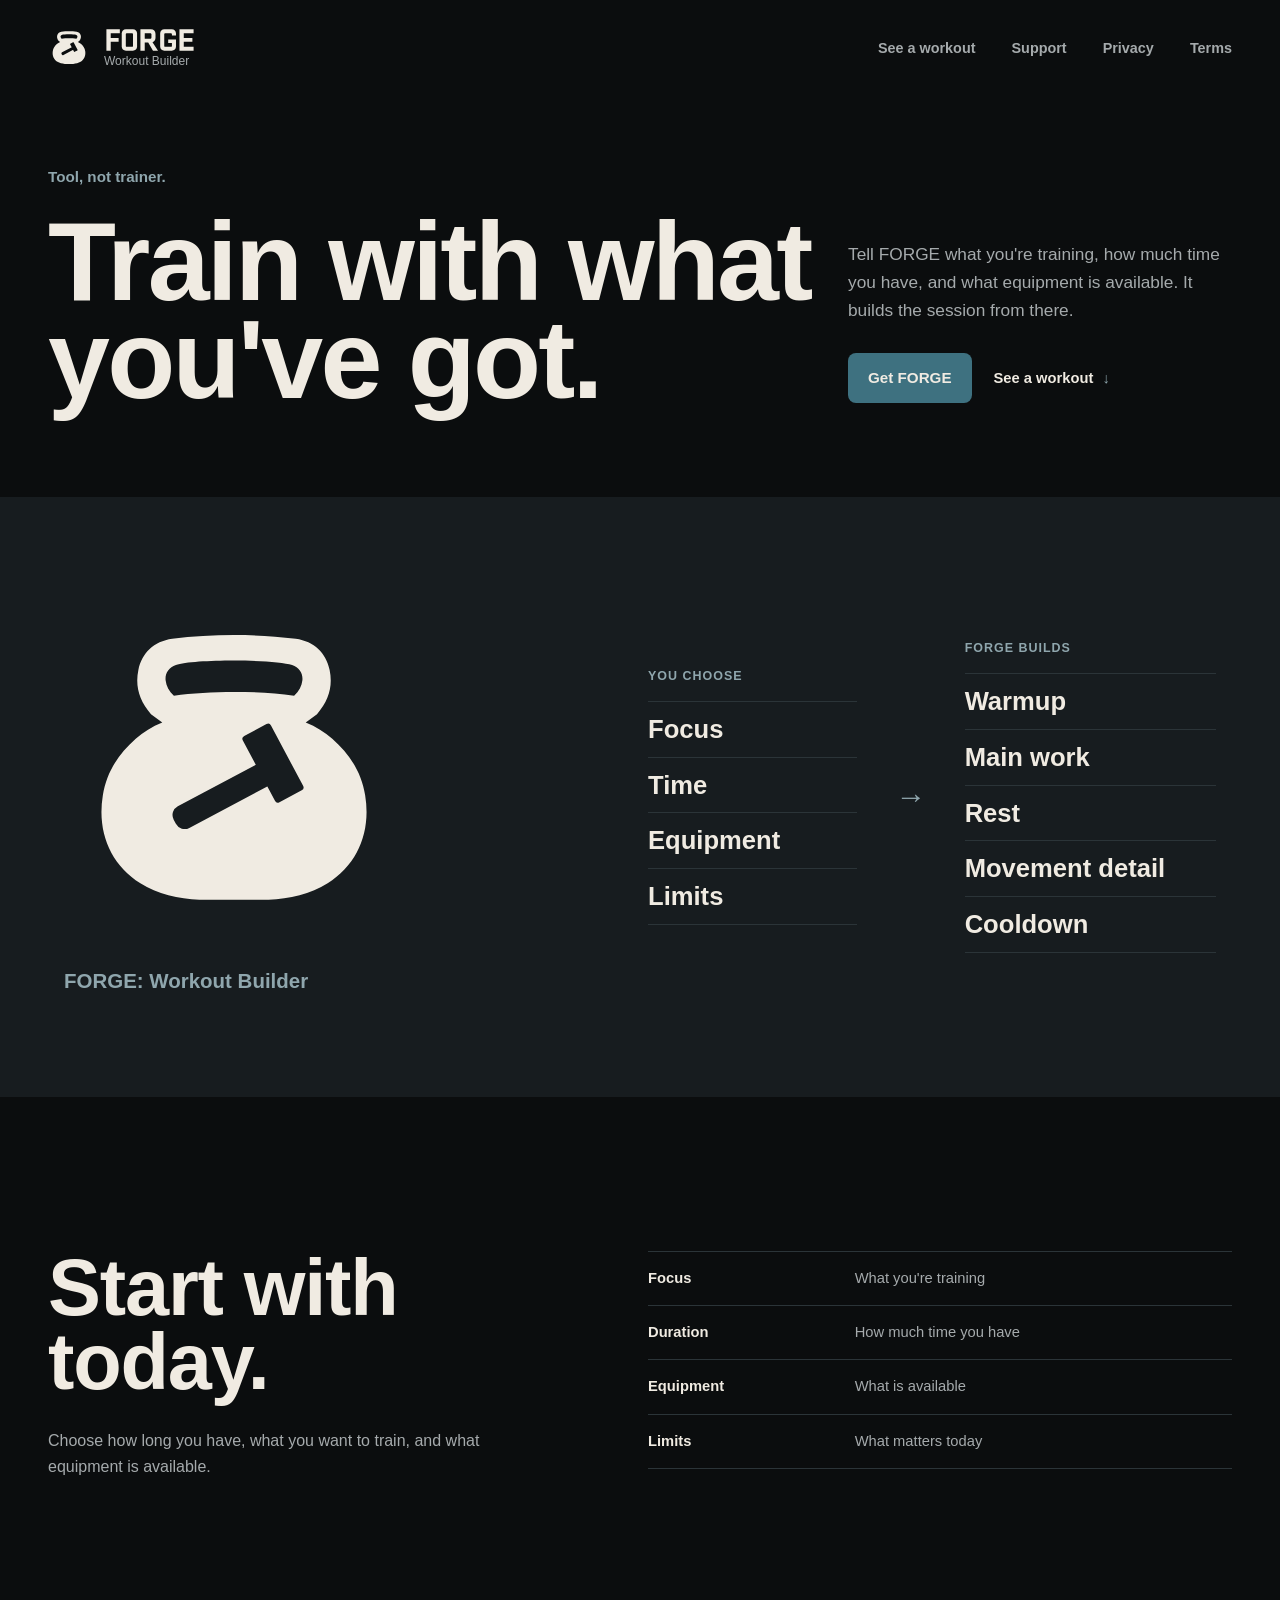
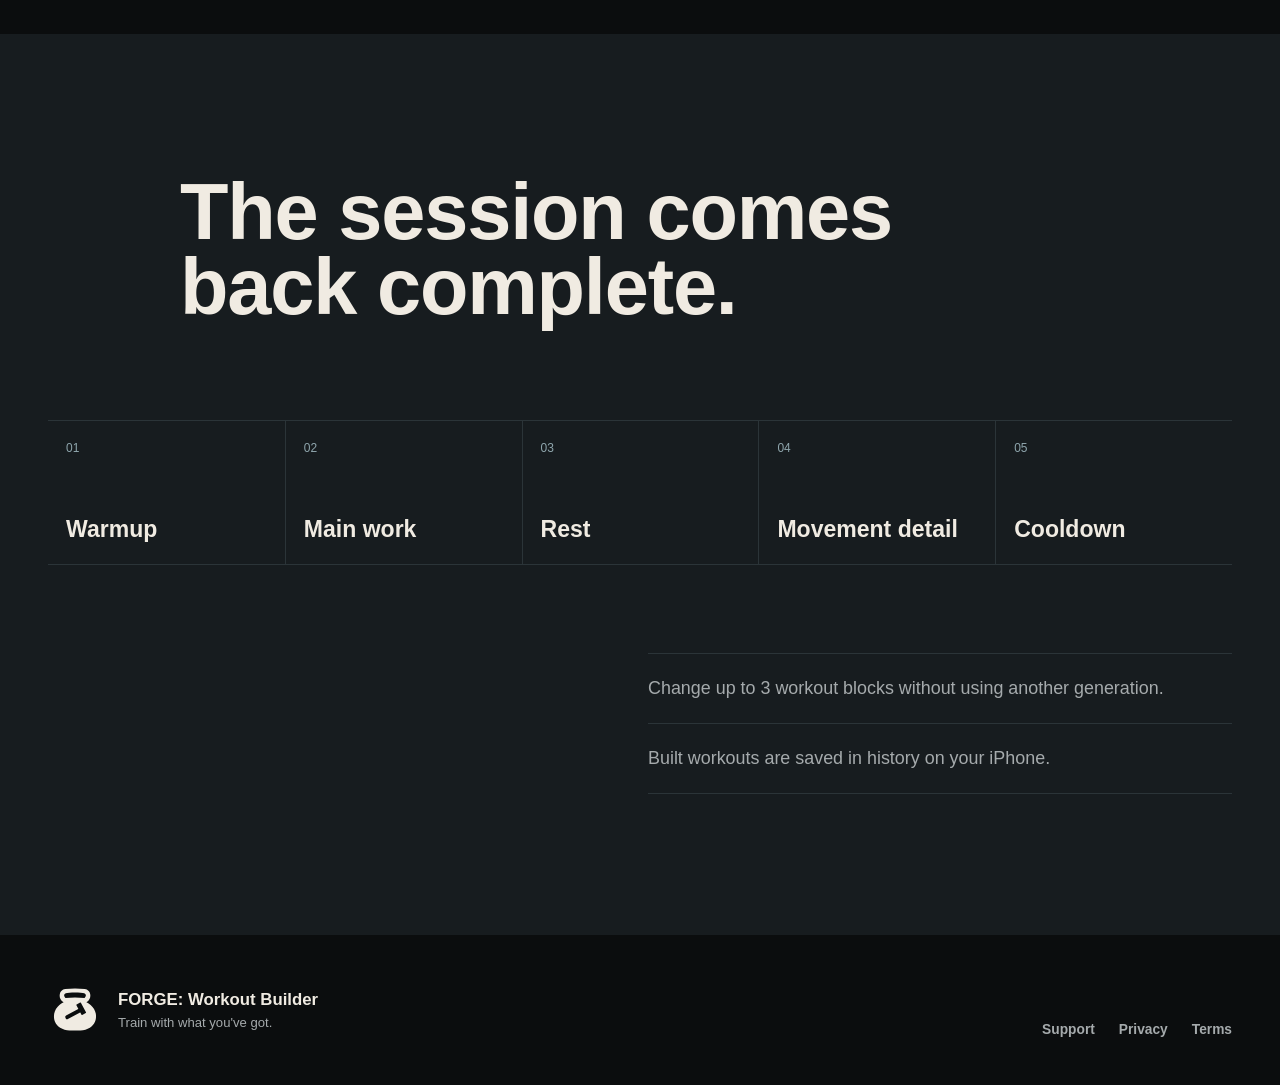
<file: index.html>
<!DOCTYPE html>
<html lang="en">
<head>
  <meta charset="UTF-8">
  <meta name="viewport" content="width=device-width, initial-scale=1.0">
  <title>FORGE: Workout Builder for iPhone</title>
  <meta name="description" content="FORGE is an iPhone workout builder that creates custom strength, HIIT, boxing, yoga, mobility, and conditioning sessions for your time, equipment, and limits.">
  <meta name="keywords" content="FORGE, iPhone workout builder, custom workout planner, strength workout, HIIT workout, boxing workout, yoga workout, mobility workout">
  <meta name="robots" content="index, follow, max-image-preview:large">
  <meta name="application-name" content="FORGE: Workout Builder">
  <meta name="apple-itunes-app" content="app-id=6769233755">
  <meta name="theme-color" content="#0B0D0E">
  <meta property="og:title" content="FORGE: Workout Builder">
  <meta property="og:description" content="Build custom iPhone workouts around your training focus, time, equipment, and limits.">
  <meta property="og:image" content="https://rixford.github.io/forge-v1-site/assets/brand/forge-social-header-1500x500.png">
  <meta property="og:image:alt" content="FORGE STRIKE mark with the line Train with what you've got.">
  <meta property="og:type" content="website">
  <meta property="og:url" content="https://rixford.github.io/forge-v1-site/">
  <meta property="og:site_name" content="FORGE: Workout Builder">
  <meta name="twitter:card" content="summary_large_image">
  <meta name="twitter:title" content="FORGE: Workout Builder">
  <meta name="twitter:description" content="Custom iPhone workouts for your time, equipment, training focus, and limits.">
  <meta name="twitter:image" content="https://rixford.github.io/forge-v1-site/assets/brand/forge-social-header-1500x500.png">
  <meta name="twitter:image:alt" content="FORGE STRIKE mark with the line Train with what you've got.">
  <link rel="canonical" href="https://rixford.github.io/forge-v1-site/">
  <link rel="stylesheet" href="styles.css">
  <script type="application/ld+json">
  {
    "@context": "https://schema.org",
    "@type": "SoftwareApplication",
    "name": "FORGE: Workout Builder",
    "operatingSystem": "iOS",
    "applicationCategory": "HealthApplication",
    "url": "https://rixford.github.io/forge-v1-site/",
    "downloadUrl": "https://apps.apple.com/app/id6769233755",
    "image": "https://rixford.github.io/forge-v1-site/assets/brand/forge-social-header-1500x500.png",
    "description": "An iPhone workout builder that creates custom sessions for your training focus, time, equipment, and limits.",
    "featureList": [
      "Custom workout generation",
      "Strength, HIIT, boxing, yoga, mobility, and conditioning options",
      "Time, equipment, body focus, and limit controls",
      "Movement cues, work, rest, and step details",
      "On-device workout history"
    ]
  }
  </script>
</head>
<body>
  <a class="skip-link" href="#main-content">Skip to content</a>

  <div class="site-shell">
    <header class="site-header">
      <a class="brand" href="index.html" aria-label="FORGE home">
        <img class="brand-symbol" src="assets/brand/forge-strike-bone.svg" alt="">
        <span class="brand-copy">
          <img class="brand-wordmark" src="assets/brand/forge-wordmark-bone.svg" alt="">
          <span class="brand-tag">Workout Builder</span>
        </span>
      </a>
      <nav class="nav" aria-label="Primary">
        <a href="#workout">See a workout</a>
        <a href="support.html">Support</a>
        <a href="privacy.html">Privacy</a>
        <a href="terms.html">Terms</a>
      </nav>
    </header>

    <main id="main-content" tabindex="-1">
      <section class="hero" aria-labelledby="hero-title">
        <div class="hero-intro">
          <p class="position-line">Tool, not trainer.</p>
          <h1 id="hero-title"><span>Train with what</span><span>you've got.</span></h1>
          <div class="hero-detail">
            <p>Tell FORGE what you're training, how much time you have, and what equipment is available. It builds the session from there.</p>
            <div class="hero-actions">
              <a class="button" href="https://apps.apple.com/app/id6769233755">Get FORGE</a>
              <a class="text-action" href="#workout">See a workout <span aria-hidden="true">↓</span></a>
            </div>
          </div>
        </div>

        <div class="hero-stage" aria-label="How FORGE turns today's choices into a complete session">
          <div class="stage-identity">
            <img src="assets/brand/forge-strike-bone.svg" alt="" aria-hidden="true">
            <p>FORGE: Workout Builder</p>
          </div>

          <div class="stage-flow">
            <div class="stage-flow-column">
              <p class="stage-flow-label">You choose</p>
              <ul>
                <li>Focus</li>
                <li>Time</li>
                <li>Equipment</li>
                <li>Limits</li>
              </ul>
            </div>
            <div class="stage-flow-divider" aria-hidden="true">→</div>
            <div class="stage-flow-column">
              <p class="stage-flow-label">FORGE builds</p>
              <ul>
                <li>Warmup</li>
                <li>Main work</li>
                <li>Rest</li>
                <li>Movement detail</li>
                <li>Cooldown</li>
              </ul>
            </div>
          </div>
        </div>
      </section>

      <section class="today-section" aria-labelledby="today-title">
        <div class="section-heading">
          <h2 id="today-title">Start with today.</h2>
          <p>Choose how long you have, what you want to train, and what equipment is available.</p>
        </div>

        <dl class="input-ledger" aria-label="Workout builder inputs">
          <div><dt>Focus</dt><dd>What you're training</dd></div>
          <div><dt>Duration</dt><dd>How much time you have</dd></div>
          <div><dt>Equipment</dt><dd>What is available</dd></div>
          <div><dt>Limits</dt><dd>What matters today</dd></div>
        </dl>

      </section>

      <section class="session-section" id="workout" aria-labelledby="session-title">
        <h2 id="session-title"><span>The session comes</span><span>back complete.</span></h2>

        <div class="session-composition">
          <ol class="workout-callouts" aria-label="Workout details shown in FORGE">
            <li><span>01</span><strong>Warmup</strong></li>
            <li><span>02</span><strong>Main work</strong></li>
            <li><span>03</span><strong>Rest</strong></li>
            <li><span>04</span><strong>Movement detail</strong></li>
            <li><span>05</span><strong>Cooldown</strong></li>
          </ol>

          <div class="session-notes">
            <p>Change up to 3 workout blocks without using another generation.</p>
            <p>Built workouts are saved in history on your iPhone.</p>
          </div>
        </div>
      </section>
    </main>

    <footer class="footer">
      <div class="footer-brand">
        <img src="assets/brand/forge-strike-bone.svg" alt="" aria-hidden="true">
        <div><strong>FORGE: Workout Builder</strong><span>Train with what you've got.</span></div>
      </div>
      <nav class="legal-links" aria-label="Legal and support">
        <a href="support.html">Support</a>
        <a href="privacy.html">Privacy</a>
        <a href="terms.html">Terms</a>
      </nav>
    </footer>
  </div>
</body>
</html>
</file>
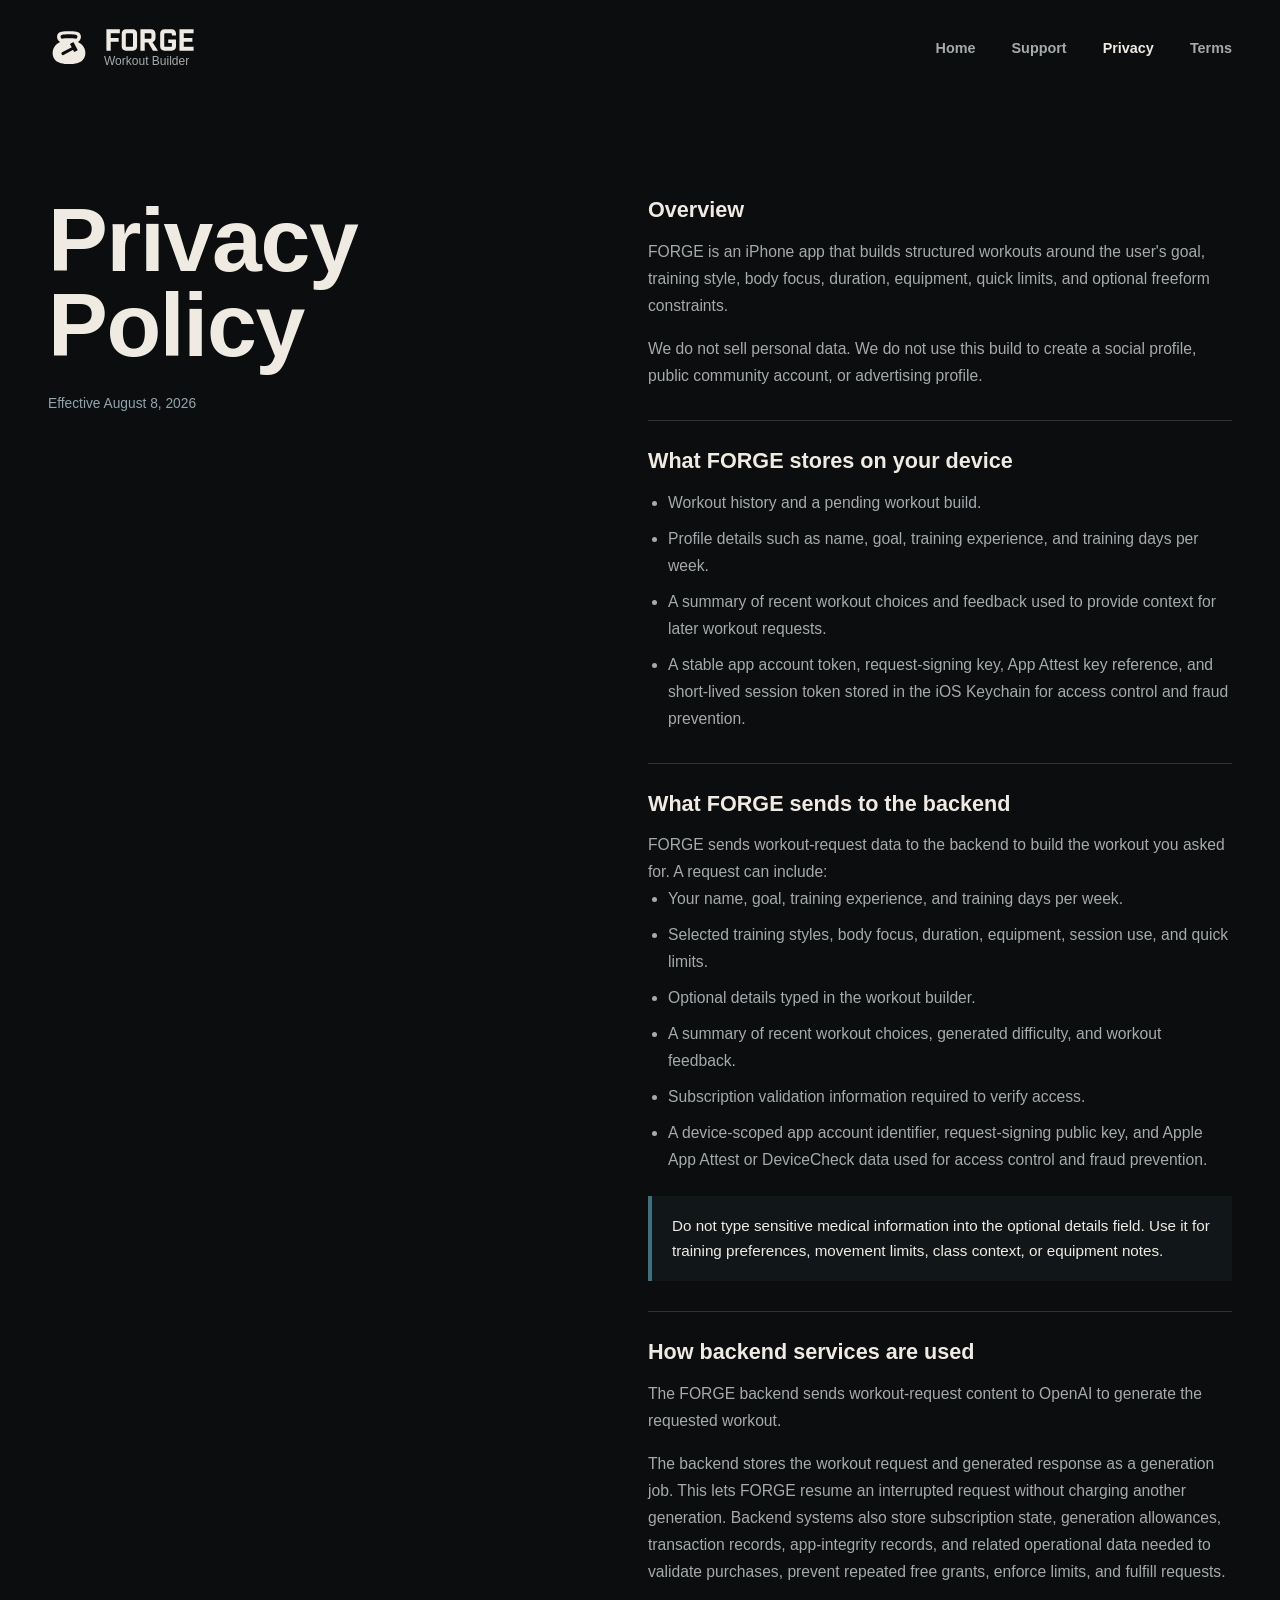
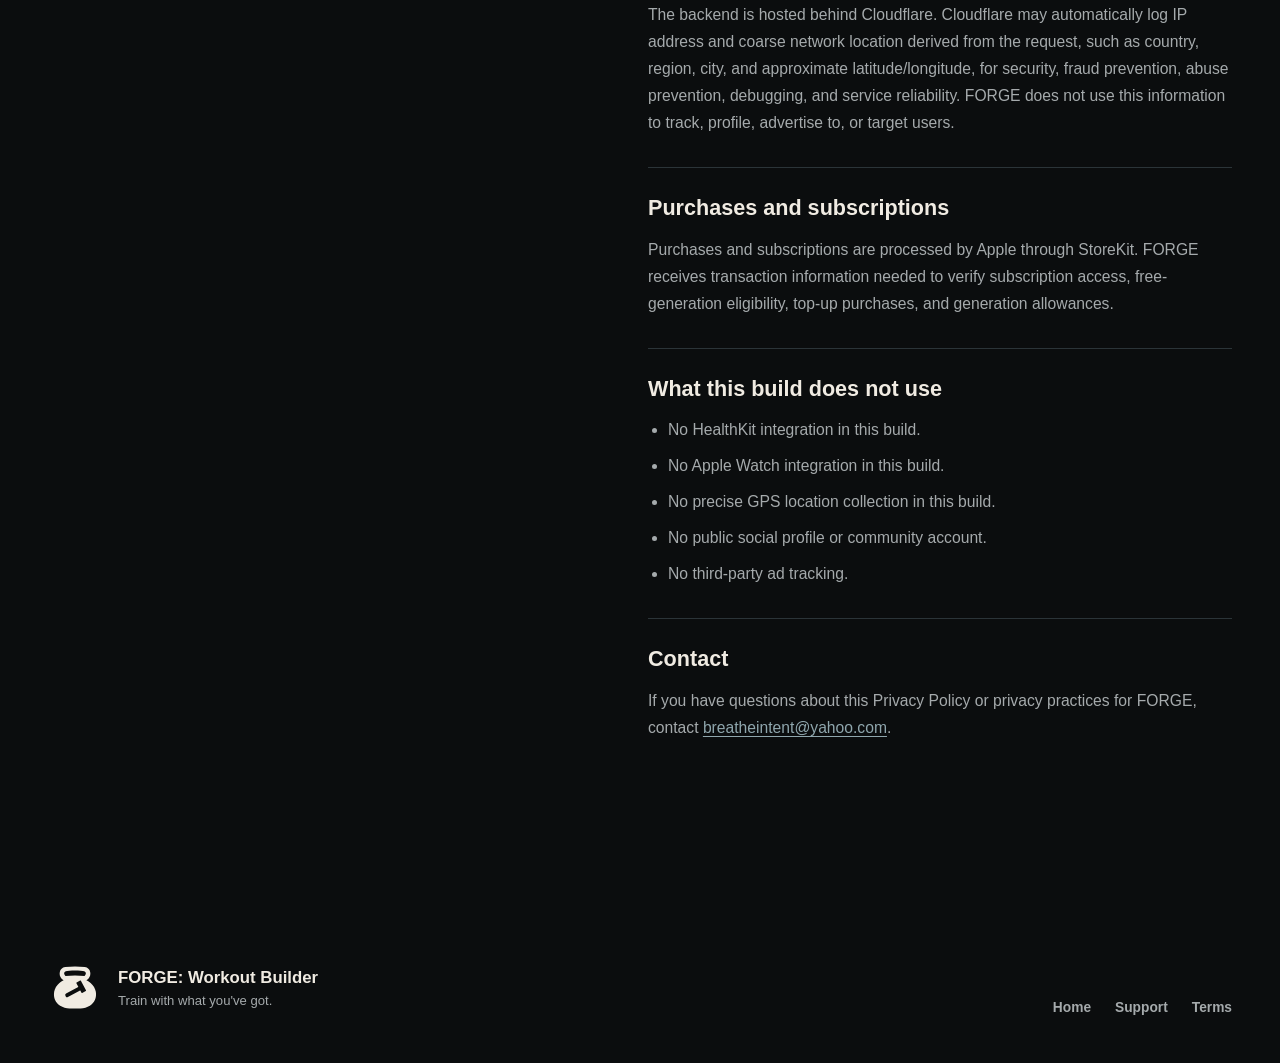
<file: privacy.html>
<!DOCTYPE html>
<html lang="en">
<head>
  <meta charset="UTF-8">
  <meta name="viewport" content="width=device-width, initial-scale=1.0">
  <title>FORGE Workout Builder Privacy Policy</title>
  <meta name="description" content="Privacy details for the FORGE iPhone workout builder, including on-device history, workout generation data, backend processing, integrity checks, and StoreKit purchases.">
  <meta name="robots" content="index, follow">
  <meta property="og:title" content="FORGE Privacy Policy">
  <meta property="og:description" content="Privacy details for FORGE, including local workout history, backend generation inputs, and StoreKit purchase handling.">
  <meta property="og:type" content="website">
  <meta property="og:url" content="https://rixford.github.io/forge-v1-site/privacy.html">
  <link rel="canonical" href="https://rixford.github.io/forge-v1-site/privacy.html">
  <link rel="stylesheet" href="styles.css">
</head>
<body>
  <a class="skip-link" href="#main-content">Skip to content</a>

  <div class="site-shell">
    <header class="site-header">
      <a class="brand" href="index.html" aria-label="FORGE home">
        <img class="brand-symbol" src="assets/brand/forge-strike-bone.svg" alt="">
        <span class="brand-copy">
          <img class="brand-wordmark" src="assets/brand/forge-wordmark-bone.svg" alt="">
          <span class="brand-tag">Workout Builder</span>
        </span>
      </a>
      <nav class="nav" aria-label="Primary">
        <a href="index.html">Home</a>
        <a href="support.html">Support</a>
        <a href="privacy.html" aria-current="page">Privacy</a>
        <a href="terms.html">Terms</a>
      </nav>
    </header>

    <main class="page-panel" id="main-content" tabindex="-1">
      <h1 class="page-title">Privacy Policy</h1>
      <div class="page-updated">Effective August 8, 2026</div>

      <section class="section">
        <h2>Overview</h2>
        <p>
          FORGE is an iPhone app that builds structured workouts around
          the user's goal, training style, body focus, duration, equipment,
          quick limits, and optional freeform constraints.
        </p>
        <p>
          We do not sell personal data. We do not use this build to create a
          social profile, public community account, or advertising profile.
        </p>
      </section>

      <section class="section">
        <h2>What FORGE stores on your device</h2>
        <ul>
          <li>Workout history and a pending workout build.</li>
          <li>Profile details such as name, goal, training experience, and training days per week.</li>
          <li>A summary of recent workout choices and feedback used to provide context for later workout requests.</li>
          <li>A stable app account token, request-signing key, App Attest key reference, and short-lived session token stored in the iOS Keychain for access control and fraud prevention.</li>
        </ul>
      </section>

      <section class="section">
        <h2>What FORGE sends to the backend</h2>
        <p>FORGE sends workout-request data to the backend to build the workout you asked for. A request can include:</p>
        <ul>
          <li>Your name, goal, training experience, and training days per week.</li>
          <li>Selected training styles, body focus, duration, equipment, session use, and quick limits.</li>
          <li>Optional details typed in the workout builder.</li>
          <li>A summary of recent workout choices, generated difficulty, and workout feedback.</li>
          <li>Subscription validation information required to verify access.</li>
          <li>A device-scoped app account identifier, request-signing public key, and Apple App Attest or DeviceCheck data used for access control and fraud prevention.</li>
        </ul>
        <div class="note">
          Do not type sensitive medical information into the optional details field.
          Use it for training preferences, movement limits, class context, or equipment notes.
        </div>
      </section>

      <section class="section">
        <h2>How backend services are used</h2>
        <p>
          The FORGE backend sends workout-request content to OpenAI to generate the requested workout.
        </p>
        <p>
          The backend stores the workout request and generated response as a generation job.
          This lets FORGE resume an interrupted request without charging another generation.
          Backend systems also store subscription state, generation allowances, transaction
          records, app-integrity records, and related operational data needed to validate
          purchases, prevent repeated free grants, enforce limits, and fulfill requests.
        </p>
        <p>
          The backend is hosted behind Cloudflare. Cloudflare may automatically log
          IP address and coarse network location derived from the request, such as
          country, region, city, and approximate latitude/longitude, for security,
          fraud prevention, abuse prevention, debugging, and service reliability.
          FORGE does not use this information to track, profile, advertise to, or
          target users.
        </p>
      </section>

      <section class="section">
        <h2>Purchases and subscriptions</h2>
        <p>
          Purchases and subscriptions are processed by Apple through StoreKit.
          FORGE receives transaction information needed to verify subscription
          access, free-generation eligibility, top-up purchases, and generation allowances.
        </p>
      </section>

      <section class="section">
        <h2>What this build does not use</h2>
        <ul>
          <li>No HealthKit integration in this build.</li>
          <li>No Apple Watch integration in this build.</li>
          <li>No precise GPS location collection in this build.</li>
          <li>No public social profile or community account.</li>
          <li>No third-party ad tracking.</li>
        </ul>
      </section>

      <section class="section">
        <h2>Contact</h2>
        <p>
          If you have questions about this Privacy Policy or privacy practices
          for FORGE, contact <a href="mailto:breatheintent@yahoo.com">breatheintent@yahoo.com</a>.
        </p>
      </section>
    </main>

    <footer class="footer">
      <div class="footer-brand">
        <img src="assets/brand/forge-strike-bone.svg" alt="" aria-hidden="true">
        <div><strong>FORGE: Workout Builder</strong><span>Train with what you've got.</span></div>
      </div>
      <nav class="legal-links" aria-label="Legal and support">
        <a href="index.html">Home</a>
        <a href="support.html">Support</a>
        <a href="terms.html">Terms</a>
      </nav>
    </footer>
  </div>
</body>
</html>
</file>
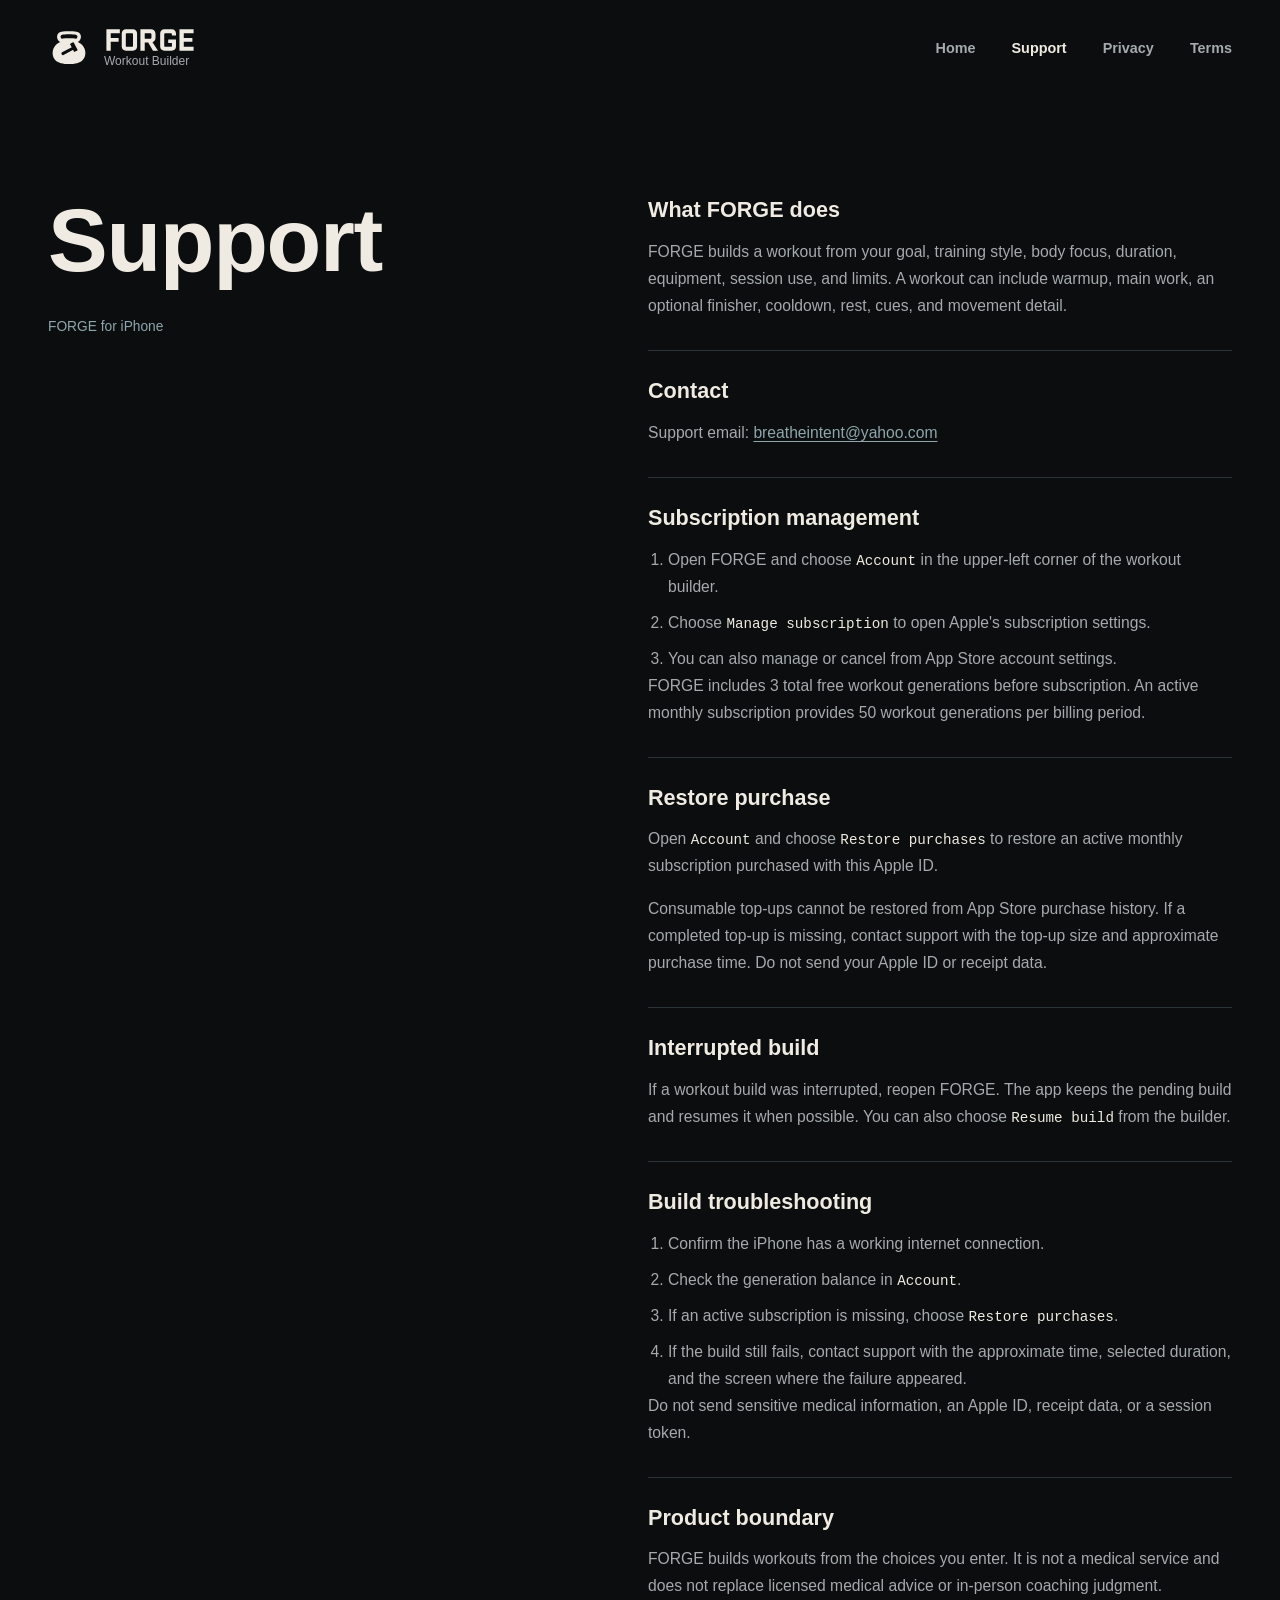
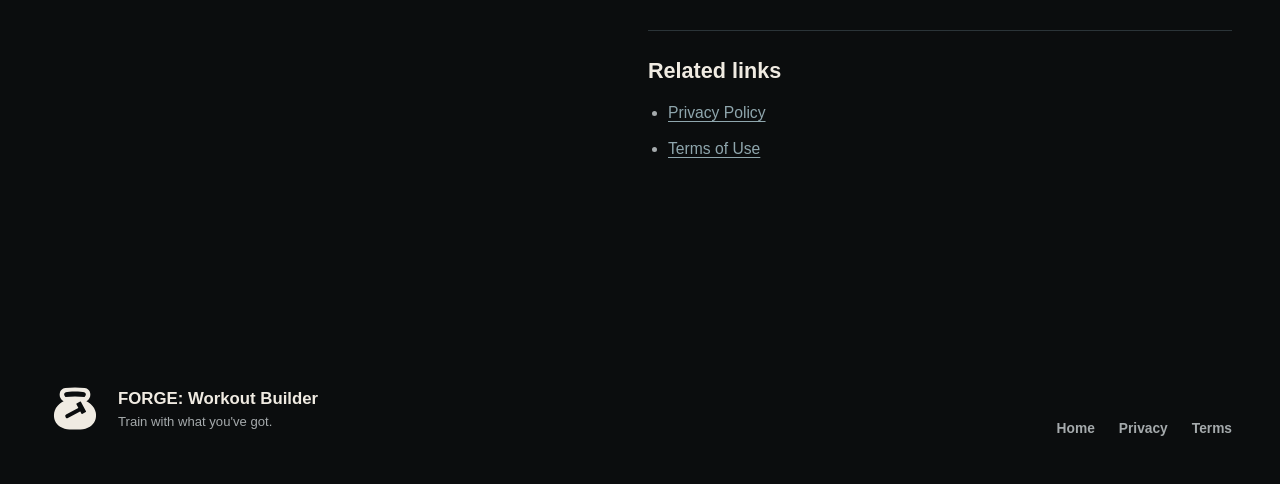
<file: support.html>
<!DOCTYPE html>
<html lang="en">
<head>
  <meta charset="UTF-8">
  <meta name="viewport" content="width=device-width, initial-scale=1.0">
  <title>FORGE Workout Builder Support</title>
  <meta name="description" content="Support for the FORGE iPhone workout builder, including workout generation, subscriptions, top-ups, restore purchase, and privacy questions.">
  <meta name="robots" content="index, follow">
  <meta property="og:title" content="FORGE Support">
  <meta property="og:description" content="Get help with subscriptions, purchases, and workout generation in FORGE.">
  <meta property="og:type" content="website">
  <meta property="og:url" content="https://rixford.github.io/forge-v1-site/support.html">
  <link rel="canonical" href="https://rixford.github.io/forge-v1-site/support.html">
  <link rel="stylesheet" href="styles.css">
</head>
<body>
  <a class="skip-link" href="#main-content">Skip to content</a>

  <div class="site-shell">
    <header class="site-header">
      <a class="brand" href="index.html" aria-label="FORGE home">
        <img class="brand-symbol" src="assets/brand/forge-strike-bone.svg" alt="">
        <span class="brand-copy">
          <img class="brand-wordmark" src="assets/brand/forge-wordmark-bone.svg" alt="">
          <span class="brand-tag">Workout Builder</span>
        </span>
      </a>
      <nav class="nav" aria-label="Primary">
        <a href="index.html">Home</a>
        <a href="support.html" aria-current="page">Support</a>
        <a href="privacy.html">Privacy</a>
        <a href="terms.html">Terms</a>
      </nav>
    </header>

    <main class="page-panel" id="main-content" tabindex="-1">
      <h1 class="page-title">Support</h1>
      <div class="page-updated">FORGE for iPhone</div>

      <section class="section">
        <h2>What FORGE does</h2>
        <p>
          FORGE builds a workout from your goal, training style, body focus,
          duration, equipment, session use, and limits. A workout can include
          warmup, main work, an optional finisher, cooldown, rest, cues, and
          movement detail.
        </p>
      </section>

      <section class="section">
        <h2>Contact</h2>
        <p>
          Support email: <a href="mailto:breatheintent@yahoo.com">breatheintent@yahoo.com</a>
        </p>
      </section>

      <section class="section">
        <h2>Subscription management</h2>
        <ol>
          <li>Open FORGE and choose <code>Account</code> in the upper-left corner of the workout builder.</li>
          <li>Choose <code>Manage subscription</code> to open Apple's subscription settings.</li>
          <li>You can also manage or cancel from App Store account settings.</li>
        </ol>
        <p>
          FORGE includes 3 total free workout generations before subscription. An active
          monthly subscription provides 50 workout generations per billing period.
        </p>
      </section>

      <section class="section">
        <h2>Restore purchase</h2>
        <p>
          Open <code>Account</code> and choose <code>Restore purchases</code> to restore an active
          monthly subscription purchased with this Apple ID.
        </p>
        <p>
          Consumable top-ups cannot be restored from App Store purchase history. If a
          completed top-up is missing, contact support with the top-up size and approximate
          purchase time. Do not send your Apple ID or receipt data.
        </p>
      </section>

      <section class="section">
        <h2>Interrupted build</h2>
        <p>
          If a workout build was interrupted, reopen FORGE. The app keeps the pending build
          and resumes it when possible. You can also choose <code>Resume build</code> from the builder.
        </p>
      </section>

      <section class="section">
        <h2>Build troubleshooting</h2>
        <ol>
          <li>Confirm the iPhone has a working internet connection.</li>
          <li>Check the generation balance in <code>Account</code>.</li>
          <li>If an active subscription is missing, choose <code>Restore purchases</code>.</li>
          <li>If the build still fails, contact support with the approximate time, selected duration, and the screen where the failure appeared.</li>
        </ol>
        <p>Do not send sensitive medical information, an Apple ID, receipt data, or a session token.</p>
      </section>

      <section class="section">
        <h2>Product boundary</h2>
        <p>
          FORGE builds workouts from the choices you enter. It is not a medical service and
          does not replace licensed medical advice or in-person coaching judgment.
        </p>
      </section>

      <section class="section">
        <h2>Related links</h2>
        <ul>
          <li><a href="privacy.html">Privacy Policy</a></li>
          <li><a href="terms.html">Terms of Use</a></li>
        </ul>
      </section>
    </main>

    <footer class="footer">
      <div class="footer-brand">
        <img src="assets/brand/forge-strike-bone.svg" alt="" aria-hidden="true">
        <div><strong>FORGE: Workout Builder</strong><span>Train with what you've got.</span></div>
      </div>
      <nav class="legal-links" aria-label="Legal and support">
        <a href="index.html">Home</a>
        <a href="privacy.html">Privacy</a>
        <a href="terms.html">Terms</a>
      </nav>
    </footer>
  </div>
</body>
</html>
</file>
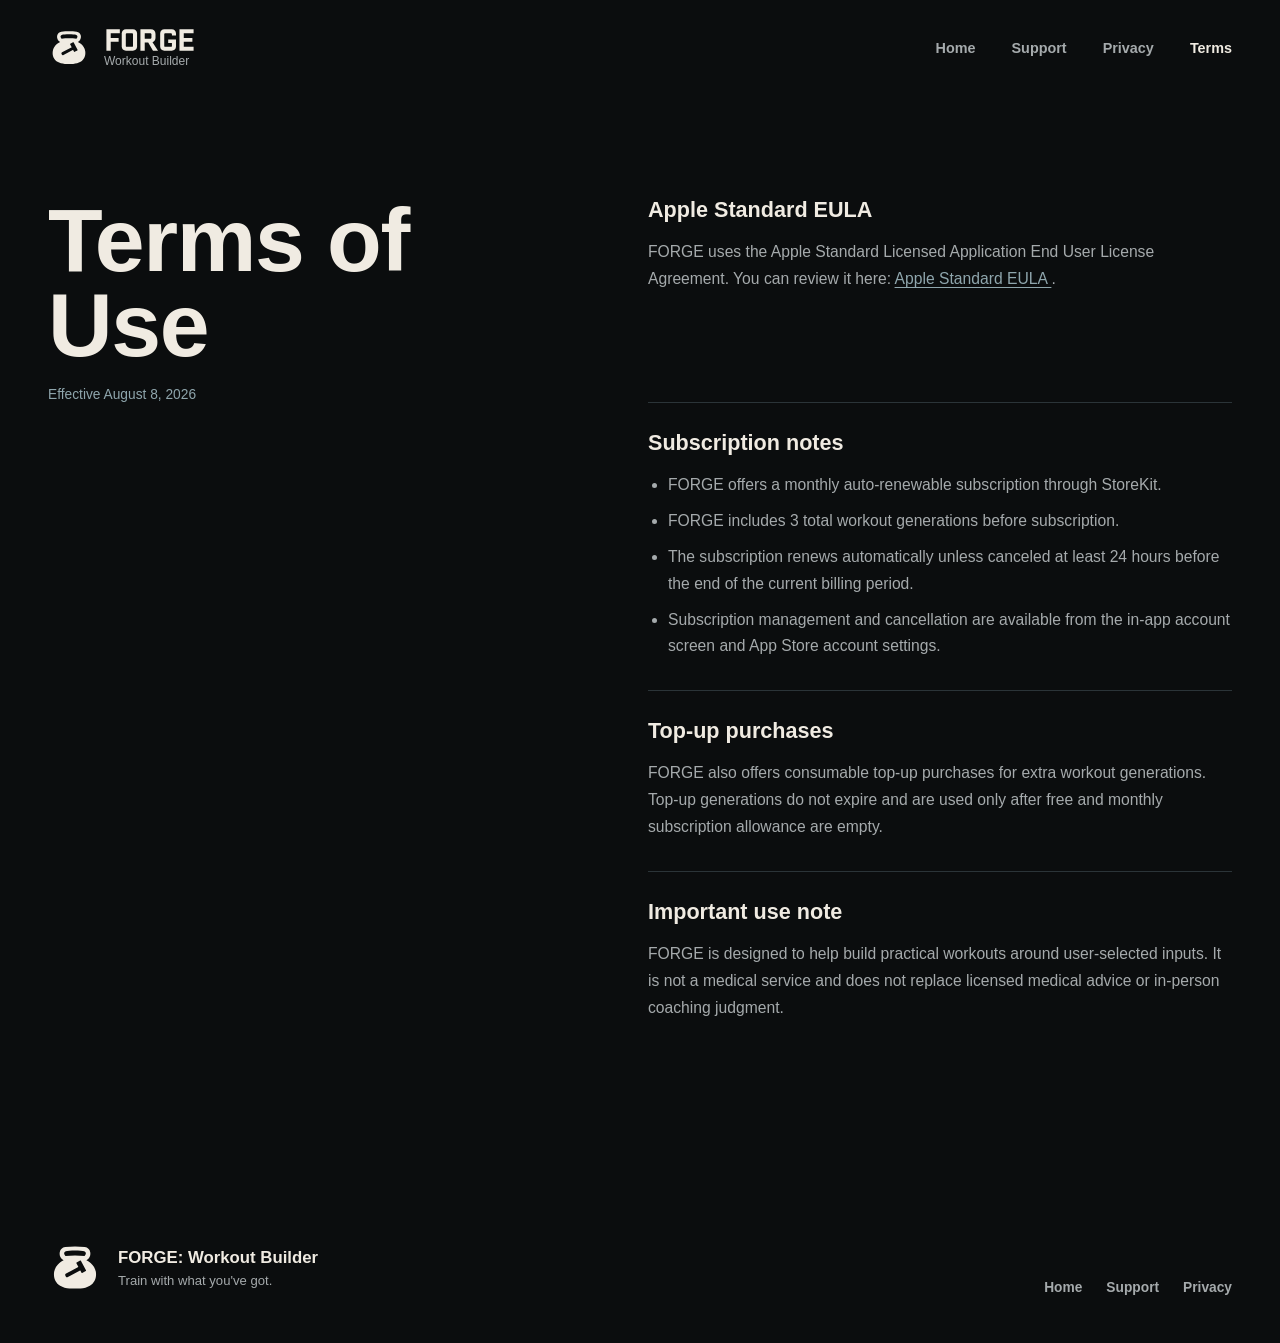
<file: terms.html>
<!DOCTYPE html>
<html lang="en">
<head>
  <meta charset="UTF-8">
  <meta name="viewport" content="width=device-width, initial-scale=1.0">
  <title>FORGE Workout Builder Terms of Use</title>
  <meta name="description" content="Terms for the FORGE iPhone workout builder, including the Apple Standard EULA, monthly subscription, generation allowance, and optional top-ups.">
  <meta name="robots" content="index, follow">
  <meta property="og:title" content="FORGE Terms of Use">
  <meta property="og:description" content="Terms and subscription notes for FORGE.">
  <meta property="og:type" content="website">
  <meta property="og:url" content="https://rixford.github.io/forge-v1-site/terms.html">
  <link rel="canonical" href="https://rixford.github.io/forge-v1-site/terms.html">
  <link rel="stylesheet" href="styles.css">
</head>
<body>
  <a class="skip-link" href="#main-content">Skip to content</a>

  <div class="site-shell">
    <header class="site-header">
      <a class="brand" href="index.html" aria-label="FORGE home">
        <img class="brand-symbol" src="assets/brand/forge-strike-bone.svg" alt="">
        <span class="brand-copy">
          <img class="brand-wordmark" src="assets/brand/forge-wordmark-bone.svg" alt="">
          <span class="brand-tag">Workout Builder</span>
        </span>
      </a>
      <nav class="nav" aria-label="Primary">
        <a href="index.html">Home</a>
        <a href="support.html">Support</a>
        <a href="privacy.html">Privacy</a>
        <a href="terms.html" aria-current="page">Terms</a>
      </nav>
    </header>

    <main class="page-panel" id="main-content" tabindex="-1">
      <h1 class="page-title">Terms of Use</h1>
      <div class="page-updated">Effective August 8, 2026</div>

      <section class="section">
        <h2>Apple Standard EULA</h2>
        <p>
          FORGE uses the Apple Standard Licensed Application End User License Agreement.
          You can review it here:
          <a href="https://www.apple.com/legal/internet-services/itunes/dev/stdeula/" target="_blank" rel="noopener">
            Apple Standard EULA
          </a>.
        </p>
      </section>

      <section class="section">
        <h2>Subscription notes</h2>
        <ul>
          <li>FORGE offers a monthly auto-renewable subscription through StoreKit.</li>
          <li>FORGE includes 3 total workout generations before subscription.</li>
          <li>The subscription renews automatically unless canceled at least 24 hours before the end of the current billing period.</li>
          <li>Subscription management and cancellation are available from the in-app account screen and App Store account settings.</li>
        </ul>
      </section>

      <section class="section">
        <h2>Top-up purchases</h2>
        <p>
          FORGE also offers consumable top-up purchases for extra workout generations.
          Top-up generations do not expire and are used only after free and monthly subscription
          allowance are empty.
        </p>
      </section>

      <section class="section">
        <h2>Important use note</h2>
        <p>
          FORGE is designed to help build practical workouts around user-selected inputs.
          It is not a medical service and does not replace licensed medical advice or in-person coaching judgment.
        </p>
      </section>
    </main>

    <footer class="footer">
      <div class="footer-brand">
        <img src="assets/brand/forge-strike-bone.svg" alt="" aria-hidden="true">
        <div><strong>FORGE: Workout Builder</strong><span>Train with what you've got.</span></div>
      </div>
      <nav class="legal-links" aria-label="Legal and support">
        <a href="index.html">Home</a>
        <a href="support.html">Support</a>
        <a href="privacy.html">Privacy</a>
      </nav>
    </footer>
  </div>
</body>
</html>
</file>
<file: styles.css>
:root {
  --coal: #0b0d0e;
  --iron: #171c1f;
  --scale: #2b3438;
  --bone: #f0ebe2;
  --quench: #8fa6ad;
  --temper: #3e7180;
  --ember: #c64e31;
  --ash: #a5aaac;
  --display: "IBM Plex Sans Condensed", "Arial Narrow", "Avenir Next Condensed", "Helvetica Neue", sans-serif;
  --body: -apple-system, BlinkMacSystemFont, "SF Pro Text", "Segoe UI", sans-serif;
  --max-width: 1280px;
}

*,
*::before,
*::after {
  box-sizing: border-box;
}

html {
  scroll-behavior: smooth;
  -webkit-font-smoothing: antialiased;
  -moz-osx-font-smoothing: grayscale;
}

body {
  margin: 0;
  min-width: 320px;
  min-height: 100vh;
  background: var(--coal);
  color: var(--bone);
  font-family: var(--body);
}

img {
  max-width: 100%;
}

a {
  color: var(--quench);
  text-decoration-thickness: 1px;
  text-underline-offset: 0.22em;
  transition: color 160ms ease, background-color 160ms ease;
}

a:hover {
  color: var(--bone);
}

a:focus-visible {
  outline: 3px solid var(--quench);
  outline-offset: 4px;
}

::selection {
  background: var(--temper);
  color: var(--bone);
}

.skip-link {
  position: fixed;
  z-index: 100;
  top: 12px;
  left: 12px;
  padding: 12px 16px;
  background: var(--bone);
  color: var(--coal);
  transform: translateY(-180%);
}

.skip-link:focus {
  transform: translateY(0);
}

.site-shell {
  width: min(100%, var(--max-width));
  margin: 0 auto;
  padding-inline: clamp(24px, 4vw, 48px);
}

.site-header {
  min-height: 96px;
  display: grid;
  grid-template-columns: repeat(12, minmax(0, 1fr));
  align-items: center;
  gap: 16px;
}

.brand {
  grid-column: 1 / span 6;
  width: fit-content;
  display: inline-flex;
  align-items: center;
  gap: 14px;
  color: var(--bone);
  text-decoration: none;
}

.brand-symbol {
  width: 42px;
  height: 42px;
  flex: 0 0 auto;
  object-fit: contain;
}

.brand-copy {
  display: flex;
  flex-direction: column;
  gap: 1px;
}

.brand-wordmark {
  width: 92px;
  height: auto;
  display: block;
}

.brand-tag {
  color: var(--ash);
  font-size: 0.75rem;
  font-weight: 500;
  line-height: 1.3;
}

.nav {
  grid-column: 7 / -1;
  display: flex;
  justify-content: flex-end;
  align-items: center;
  gap: clamp(18px, 3vw, 36px);
}

.nav a {
  color: var(--ash);
  font-size: 0.9rem;
  font-weight: 600;
  text-decoration: none;
}

.nav a:hover,
.nav a[aria-current="page"] {
  color: var(--bone);
}

.hero {
  padding-top: clamp(56px, 8vh, 104px);
}

.hero-intro {
  display: grid;
  grid-template-columns: repeat(12, minmax(0, 1fr));
  column-gap: 16px;
  align-items: end;
  padding-bottom: clamp(48px, 7vw, 88px);
}

.position-line {
  grid-column: 1 / span 4;
  align-self: start;
  margin: 0 0 28px;
  color: var(--quench);
  font-size: 0.95rem;
  font-weight: 700;
}

.hero h1 {
  grid-column: 1 / span 8;
  margin: 0;
  max-width: 850px;
  font-family: var(--display);
  font-size: clamp(4.25rem, 8.7vw, 7.25rem);
  font-stretch: condensed;
  font-weight: 800;
  letter-spacing: -0.025em;
  line-height: 0.88;
  text-wrap: balance;
}

.hero h1 span {
  display: block;
}

.hero-detail {
  grid-column: 9 / -1;
  align-self: end;
  padding-bottom: 6px;
}

.hero-detail p {
  margin: 0;
  color: var(--ash);
  font-size: clamp(1rem, 1.35vw, 1.12rem);
  line-height: 1.62;
}

.hero-actions {
  display: flex;
  align-items: center;
  gap: 22px;
  margin-top: 28px;
}

.button {
  min-height: 50px;
  display: inline-flex;
  align-items: center;
  justify-content: center;
  padding: 0 20px;
  border-radius: 8px;
  background: var(--temper);
  color: var(--bone);
  font-size: 0.95rem;
  font-weight: 750;
  text-decoration: none;
}

.button:hover {
  background: var(--quench);
  color: var(--coal);
}

.text-action {
  color: var(--bone);
  font-size: 0.92rem;
  font-weight: 650;
  text-decoration: none;
}

.text-action span {
  display: inline-block;
  margin-left: 5px;
  color: var(--quench);
}

.hero-stage {
  min-height: 600px;
  display: grid;
  grid-template-columns: repeat(12, minmax(0, 1fr));
  align-items: center;
  gap: 16px;
  margin-inline: clamp(-48px, -4vw, -24px);
  padding: clamp(64px, 8vw, 104px) clamp(24px, 5vw, 72px);
  background: var(--iron);
}

.stage-identity {
  grid-column: 1 / span 5;
  align-self: center;
}

.stage-identity img {
  width: min(100%, 340px);
  display: block;
}

.stage-identity p {
  margin: 28px 0 0;
  color: var(--quench);
  font-family: var(--display);
  font-size: clamp(1.05rem, 1.6vw, 1.35rem);
  font-stretch: condensed;
  font-weight: 700;
}

.stage-flow {
  grid-column: 7 / -1;
  display: grid;
  grid-template-columns: minmax(0, 1fr) auto minmax(0, 1.2fr);
  align-items: center;
  gap: clamp(20px, 3vw, 42px);
}

.stage-flow-label {
  margin: 0 0 18px;
  color: var(--quench);
  font-size: 0.78rem;
  font-weight: 700;
  letter-spacing: 0.08em;
  text-transform: uppercase;
}

.stage-flow ul {
  margin: 0;
  padding: 0;
  border-bottom: 1px solid var(--scale);
  list-style: none;
}

.stage-flow li {
  padding: 14px 0;
  border-top: 1px solid var(--scale);
  color: var(--bone);
  font-family: var(--display);
  font-size: clamp(1.15rem, 2vw, 1.65rem);
  font-stretch: condensed;
  font-weight: 700;
  line-height: 1.05;
}

.stage-flow-divider {
  color: var(--quench);
  font-size: 1.9rem;
}

.today-section {
  display: grid;
  grid-template-columns: repeat(12, minmax(0, 1fr));
  align-items: start;
  column-gap: 16px;
  padding-block: clamp(104px, 12vw, 160px);
}

.section-heading {
  grid-column: 1 / span 5;
  align-self: start;
}

.section-heading h2,
.session-section h2,
.page-title {
  margin: 0;
  font-family: var(--display);
  font-stretch: condensed;
  font-weight: 800;
  letter-spacing: -0.015em;
  line-height: 0.94;
}

.section-heading h2,
.session-section h2 {
  font-size: clamp(3.25rem, 6.2vw, 5.6rem);
  text-wrap: balance;
}

.session-section h2 span {
  display: block;
}

.section-heading p {
  max-width: 470px;
  margin: 28px 0 0;
  color: var(--ash);
  font-size: clamp(1rem, 1.25vw, 1.1rem);
  line-height: 1.65;
}

.input-ledger {
  grid-column: 7 / -1;
  margin: 0;
}

.input-ledger > div {
  display: grid;
  grid-template-columns: minmax(98px, 0.8fr) 1.6fr;
  gap: 18px;
  padding: 16px 0;
  border-top: 1px solid var(--scale);
}

.input-ledger > div:last-child {
  border-bottom: 1px solid var(--scale);
}

.input-ledger dt,
.input-ledger dd {
  margin: 0;
  font-size: 0.92rem;
  line-height: 1.45;
}

.input-ledger dt {
  color: var(--bone);
  font-weight: 700;
}

.input-ledger dd {
  color: var(--ash);
}

.session-section {
  width: 100vw;
  margin-left: calc(50% - 50vw);
  padding: clamp(96px, 11vw, 152px) max(24px, calc((100vw - var(--max-width)) / 2 + 48px));
  background: var(--iron);
}

.session-section > h2,
.session-composition {
  width: min(100%, calc(var(--max-width) - 96px));
  margin-inline: auto;
}

.session-section > h2 {
  max-width: 920px;
}

.session-composition {
  display: grid;
  grid-template-columns: repeat(12, minmax(0, 1fr));
  align-items: start;
  gap: 16px;
  margin-top: clamp(56px, 8vw, 96px);
}

.workout-callouts {
  grid-column: 1 / -1;
  display: grid;
  grid-template-columns: repeat(5, minmax(0, 1fr));
  margin: 0;
  padding: 0;
  border-bottom: 1px solid var(--scale);
  list-style: none;
}

.workout-callouts li {
  min-height: 144px;
  display: flex;
  flex-direction: column;
  justify-content: space-between;
  gap: 32px;
  padding: 20px 18px 22px;
  border-top: 1px solid var(--scale);
}

.workout-callouts li + li {
  border-left: 1px solid var(--scale);
}

.workout-callouts span {
  color: var(--quench);
  font-size: 0.75rem;
  font-variant-numeric: tabular-nums;
}

.workout-callouts strong {
  color: var(--bone);
  font-family: var(--display);
  font-size: clamp(1.15rem, 1.8vw, 1.55rem);
  font-stretch: condensed;
  line-height: 1.08;
}

.session-notes {
  grid-column: 7 / -1;
  margin-top: clamp(48px, 6vw, 72px);
}

.session-notes p {
  margin: 0;
  padding: 20px 0;
  border-top: 1px solid var(--scale);
  color: var(--ash);
  font-size: clamp(1rem, 1.4vw, 1.12rem);
  line-height: 1.62;
}

.session-notes p:last-child {
  border-bottom: 1px solid var(--scale);
}

.footer {
  display: grid;
  grid-template-columns: repeat(12, minmax(0, 1fr));
  align-items: end;
  gap: 16px;
  padding-block: 48px;
}

.footer-brand {
  grid-column: 1 / span 7;
  display: flex;
  align-items: center;
  gap: 16px;
}

.footer-brand img {
  width: 54px;
  height: 54px;
}

.footer-brand div {
  display: flex;
  flex-direction: column;
  gap: 5px;
}

.footer-brand strong {
  font-family: var(--display);
  font-stretch: condensed;
  font-size: 1.05rem;
}

.footer-brand span {
  color: var(--ash);
  font-size: 0.82rem;
}

.legal-links {
  grid-column: 8 / -1;
  display: flex;
  justify-content: flex-end;
  gap: 24px;
}

.legal-links a {
  color: var(--ash);
  font-size: 0.86rem;
  font-weight: 600;
  text-decoration: none;
}

/* Legal and support pages */
.page-panel {
  display: grid;
  grid-template-columns: repeat(12, minmax(0, 1fr));
  column-gap: 16px;
  padding-block: clamp(64px, 8vw, 104px) clamp(96px, 11vw, 144px);
}

.page-title {
  grid-column: 1 / span 5;
  grid-row: 1;
  font-size: clamp(3.5rem, 7vw, 6.25rem);
}

.page-updated {
  grid-column: 1 / span 4;
  grid-row: 2;
  margin-top: 20px;
  color: var(--quench);
  font-size: 0.86rem;
  font-variant-numeric: tabular-nums;
}

.page-panel > .section {
  grid-column: 7 / -1;
  padding: 28px 0 30px;
  border-top: 1px solid var(--scale);
}

.page-panel > .section:first-of-type {
  grid-row: 1 / span 2;
  padding-top: 0;
  border-top: 0;
}

.section h2 {
  margin: 0 0 16px;
  color: var(--bone);
  font-family: var(--display);
  font-size: 1.35rem;
  font-stretch: condensed;
  font-weight: 750;
  line-height: 1.15;
}

.section p,
.section li {
  color: var(--ash);
  font-size: 0.98rem;
  line-height: 1.72;
}

.section p {
  margin: 0;
}

.section p + p {
  margin-top: 16px;
}

.section ul,
.section ol {
  margin: 0;
  padding-left: 1.25rem;
}

.section li + li {
  margin-top: 9px;
}

.note {
  margin-top: 22px;
  padding: 18px 20px;
  border-left: 4px solid var(--temper);
  background: #111719;
  color: var(--bone);
  font-size: 0.95rem;
  line-height: 1.62;
}

code {
  color: var(--bone);
  font-family: ui-monospace, "SFMono-Regular", Menlo, monospace;
  font-size: 0.91em;
}

@media (max-width: 980px) {
  .hero-intro {
    align-items: start;
  }

  .hero h1 {
    grid-column: 1 / span 9;
  }

  .hero-detail {
    grid-column: 8 / -1;
    margin-top: 44px;
  }

  .hero-stage {
    min-height: 540px;
  }

  .stage-identity {
    grid-column: 1 / span 4;
  }

  .stage-flow {
    grid-column: 6 / -1;
  }

  .section-heading {
    grid-column: 1 / span 5;
  }

  .input-ledger {
    grid-column: 7 / -1;
  }
}

@media (max-width: 760px) {
  .site-shell {
    padding-inline: 22px;
  }

  .site-header {
    min-height: 88px;
    grid-template-columns: 1fr auto;
    gap: 18px;
  }

  .brand {
    grid-column: auto;
  }

  .brand-symbol {
    width: 36px;
    height: 36px;
  }

  .brand-wordmark {
    width: 84px;
  }

  .nav {
    grid-column: auto;
    gap: 16px;
  }

  .nav a:first-child {
    display: none;
  }

  .hero {
    padding-top: 54px;
  }

  .hero-intro,
  .today-section,
  .page-panel {
    display: block;
  }

  .position-line {
    margin-bottom: 22px;
  }

  .hero h1 {
    font-size: clamp(3.25rem, 14vw, 4.1rem);
    line-height: 0.89;
  }

  .hero-detail {
    max-width: 560px;
    margin-top: 34px;
  }

  .hero-actions {
    flex-wrap: wrap;
  }

  .hero-stage {
    min-height: 0;
    display: block;
    margin-inline: -22px;
    padding: 64px 22px;
  }

  .stage-identity {
    display: flex;
    align-items: center;
    gap: 22px;
  }

  .stage-identity img {
    width: min(42vw, 176px);
  }

  .stage-identity p {
    margin: 0;
  }

  .stage-flow {
    margin-top: 56px;
  }

  .today-section {
    padding-block: 104px;
  }

  .section-heading p {
    margin-top: 22px;
  }

  .input-ledger {
    max-width: 560px;
    margin-top: 44px;
  }

  .session-section {
    padding: 96px 22px 104px;
  }

  .session-section h2 {
    font-size: clamp(2.6rem, 11vw, 3.25rem);
  }

  .session-composition {
    display: block;
  }

  .workout-callouts {
    width: 100%;
    display: block;
    margin: 0;
  }

  .workout-callouts li {
    min-height: 72px;
    flex-direction: row;
    align-items: center;
    justify-content: flex-start;
    gap: 20px;
    padding: 18px 0;
  }

  .workout-callouts li + li {
    border-left: 0;
  }

  .workout-callouts span {
    width: 36px;
    flex: 0 0 auto;
  }

  .session-notes {
    margin-top: 48px;
  }

  .footer {
    grid-template-columns: 1fr;
    gap: 32px;
    padding-block: 40px;
  }

  .footer-brand,
  .legal-links {
    grid-column: auto;
  }

  .legal-links {
    justify-content: flex-start;
  }

  .page-panel {
    padding-block: 64px 104px;
  }

  .page-updated {
    margin: 18px 0 54px;
  }

  .page-panel > .section,
  .page-panel > .section:first-of-type {
    padding: 26px 0 30px;
    border-top: 1px solid var(--scale);
  }
}

@media (max-width: 430px) {
  .brand-tag {
    display: none;
  }

  .nav {
    gap: 14px;
  }

  .nav a {
    font-size: 0.84rem;
  }

  .hero-actions {
    align-items: flex-start;
    flex-direction: column;
    gap: 18px;
  }

  .button {
    width: 100%;
  }

  .input-ledger > div {
    grid-template-columns: 92px 1fr;
  }

  .stage-flow {
    grid-template-columns: repeat(2, minmax(0, 1fr));
    gap: 24px;
  }

  .stage-flow-divider {
    display: none;
  }

  .footer-brand img {
    width: 46px;
    height: 46px;
  }
}

@media (max-width: 360px) {
  .site-shell {
    padding-inline: 16px;
  }

  .site-header {
    gap: 14px;
  }

  .brand-wordmark {
    display: none;
  }

  .nav {
    gap: 12px;
  }

  .nav a {
    font-size: 0.8rem;
  }

  .hero-stage {
    margin-inline: -16px;
    padding-inline: 16px;
  }

  .hero h1 {
    font-size: 2.75rem;
  }
}

@media (prefers-reduced-motion: reduce) {
  html {
    scroll-behavior: auto;
  }

  *,
  *::before,
  *::after {
    transition-duration: 0.01ms !important;
  }
}
</file>
